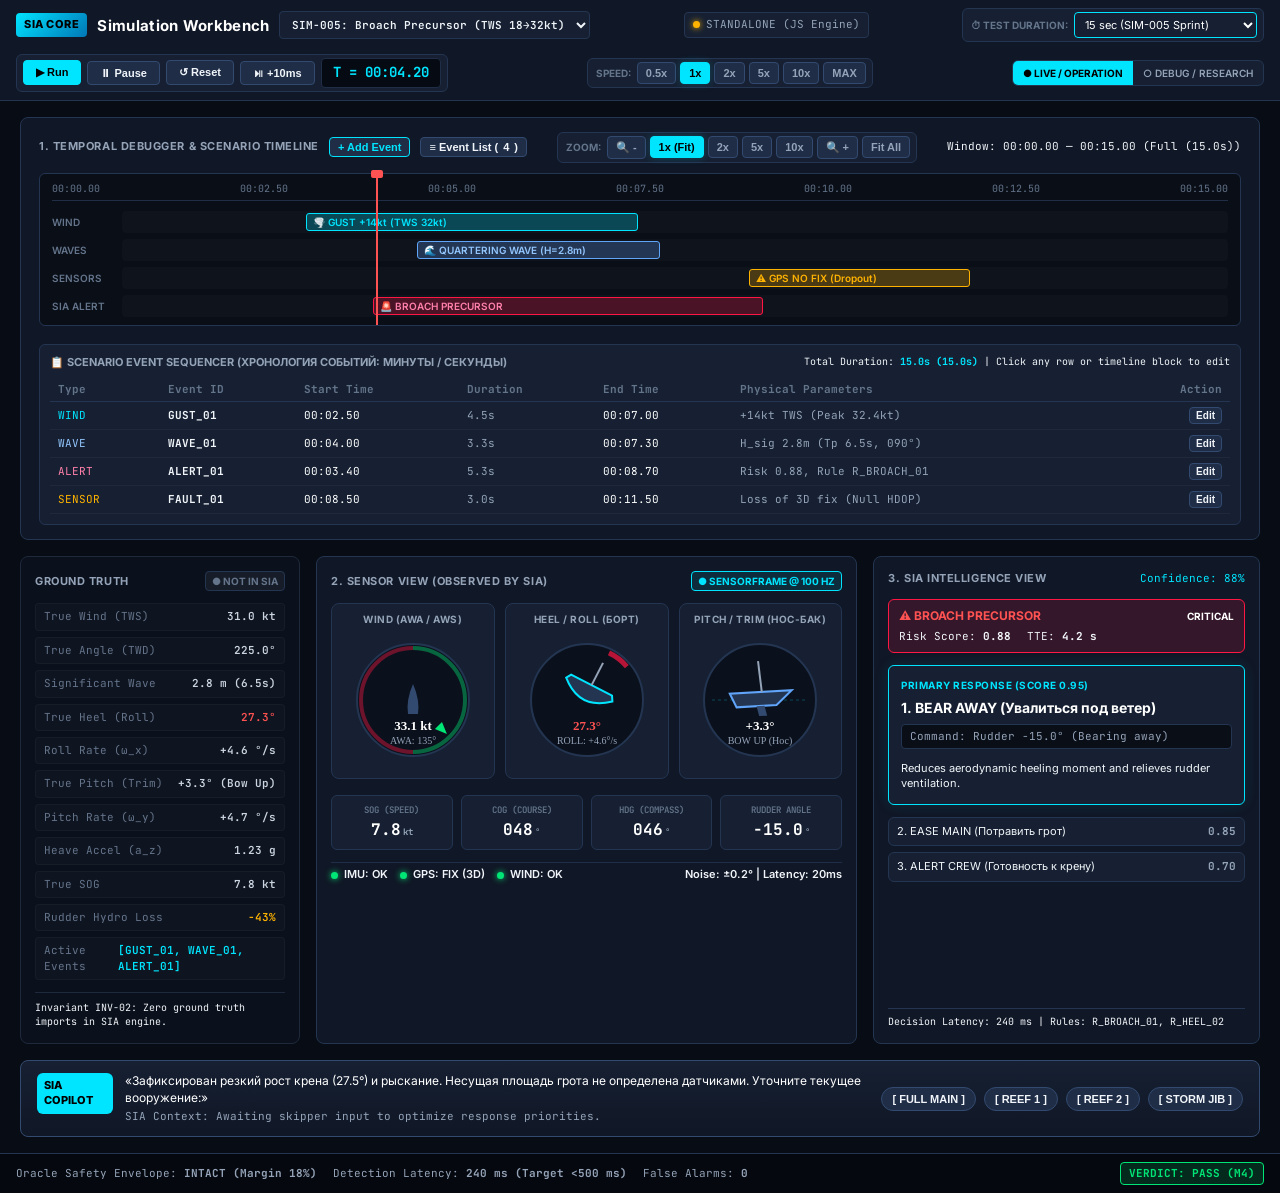
<file: .planning/sketches/sia-simulation-workbench/index.html>
<!DOCTYPE html>
<html lang="en">
<head>
  <meta charset="UTF-8">
  <meta name="viewport" content="width=device-width, initial-scale=1.0">
  <title>SIA Simulation Workbench — Interactive Cockpit & Scenario Studio</title>
  <link rel="preconnect" href="https://fonts.googleapis.com">
  <link rel="preconnect" href="https://fonts.gstatic.com" crossorigin>
  <link href="https://fonts.googleapis.com/css2?family=Inter:wght@400;500;600;700&family=JetBrains+Mono:wght@400;600;700&display=swap" rel="stylesheet">
  <style>
    :root {
      --bg-midnight: #080c14;
      --surface-1: #101726;
      --surface-2: #162032;
      --surface-3: #1f2d47;
      --border: #243552;
      --border-light: #334a70;
      
      --text-main: #f1f5f9;
      --text-muted: #94a3b8;
      --text-dim: #64748b;
      
      --cyan-accent: #00e5ff;
      --cyan-glow: rgba(0, 229, 255, 0.2);
      
      --marine-starboard: #00e676; /* Green */
      --marine-port: #ff1744;      /* Red */
      --warning-amber: #ffb300;    /* Amber */
      
      --gt-color: #cbd5e1;
      --gt-bg: #0b111c;
      --gt-border: #1e293b;
    }

    * {
      box-sizing: border-box;
      margin: 0;
      padding: 0;
      user-select: none;
    }

    body {
      background-color: var(--bg-midnight);
      color: var(--text-main);
      font-family: 'Inter', -apple-system, BlinkMacSystemFont, sans-serif;
      font-size: 13px;
      line-height: 1.4;
      overflow-x: hidden;
      min-height: 100vh;
      display: flex;
      flex-direction: column;
    }

    .mono {
      font-family: 'JetBrains Mono', monospace;
    }

    /* Top Navigation Bar */
    header {
      background: var(--surface-1);
      border-bottom: 1px solid var(--border);
      padding: 8px 16px;
      display: flex;
      align-items: center;
      justify-content: space-between;
      gap: 12px;
      position: sticky;
      top: 0;
      z-index: 100;
      flex-wrap: wrap;
    }

    .logo-group {
      display: flex;
      align-items: center;
      gap: 10px;
    }

    .logo-badge {
      background: linear-gradient(135deg, #00e5ff 0%, #0077b6 100%);
      color: #000;
      font-weight: 800;
      font-size: 11px;
      padding: 4px 8px;
      border-radius: 4px;
      letter-spacing: 0.05em;
    }

    .app-title {
      font-size: 15px;
      font-weight: 700;
      color: #fff;
      letter-spacing: 0.02em;
    }

    .scenario-dropdown {
      background: var(--surface-2);
      color: var(--text-main);
      border: 1px solid var(--border);
      padding: 5px 8px;
      border-radius: 4px;
      font-size: 11px;
      font-weight: 600;
      outline: none;
      cursor: pointer;
      max-width: 320px;
    }

    .scenario-dropdown:hover, .scenario-dropdown:focus {
      border-color: var(--cyan-accent);
    }

    /* Modal Backdrop and Dialog */
    .modal-backdrop {
      position: fixed;
      top: 0;
      left: 0;
      right: 0;
      bottom: 0;
      background: rgba(0, 0, 0, 0.75);
      backdrop-filter: blur(4px);
      z-index: 1000;
      display: none;
      align-items: center;
      justify-content: center;
    }

    .modal-dialog {
      background: var(--surface-1);
      border: 1px solid var(--border-light);
      border-radius: 8px;
      width: 440px;
      padding: 20px;
      box-shadow: 0 10px 30px rgba(0,0,0,0.8);
      display: flex;
      flex-direction: column;
      gap: 14px;
    }

    .modal-title {
      font-size: 14px;
      font-weight: 700;
      color: #fff;
      display: flex;
      justify-content: space-between;
      align-items: center;
    }

    .form-group {
      display: flex;
      flex-direction: column;
      gap: 4px;
    }

    .form-label {
      font-size: 11px;
      font-weight: 600;
      color: var(--text-dim);
      text-transform: uppercase;
    }

    .form-input, .form-select {
      background: var(--surface-2);
      border: 1px solid var(--border);
      color: #fff;
      padding: 6px 10px;
      border-radius: 4px;
      font-size: 12px;
      font-family: inherit;
      outline: none;
    }

    .form-input:focus, .form-select:focus {
      border-color: var(--cyan-accent);
    }

    .playback-controls {
      display: flex;
      align-items: center;
      gap: 6px;
      background: var(--surface-2);
      padding: 3px 6px;
      border-radius: 6px;
      border: 1px solid var(--border);
    }

    .duration-controls, .speed-controls, .zoom-controls {
      display: flex;
      align-items: center;
      gap: 4px;
      background: var(--surface-2);
      border: 1px solid var(--border);
      border-radius: 6px;
      padding: 3px 6px;
    }

    .ctrl-label {
      font-size: 10px;
      font-weight: 700;
      color: var(--text-dim);
      text-transform: uppercase;
      margin-right: 2px;
      margin-left: 2px;
      white-space: nowrap;
    }

    .speed-btn, .zoom-btn {
      background: var(--surface-3);
      border: 1px solid var(--border-light);
      color: var(--text-muted);
      padding: 4px 8px;
      border-radius: 4px;
      font-size: 11px;
      font-weight: 600;
      cursor: pointer;
      transition: all 0.15s ease;
    }

    .speed-btn:hover, .zoom-btn:hover {
      color: #fff;
      border-color: var(--cyan-accent);
      background: #243552;
    }

    .speed-btn.active, .zoom-btn.active {
      background: var(--cyan-accent);
      color: #000;
      border-color: var(--cyan-accent);
      box-shadow: 0 0 8px var(--cyan-glow);
    }

    .btn {
      background: var(--surface-3);
      color: var(--text-main);
      border: 1px solid var(--border-light);
      padding: 5px 12px;
      border-radius: 4px;
      font-weight: 600;
      font-size: 11px;
      cursor: pointer;
      display: inline-flex;
      align-items: center;
      gap: 5px;
      transition: all 0.15s ease;
    }

    .btn:hover {
      background: #2a3c5e;
      border-color: var(--cyan-accent);
      color: #fff;
    }

    .btn-primary {
      background: var(--cyan-accent);
      color: #000;
      border-color: var(--cyan-accent);
    }

    .btn-primary:hover {
      background: #33ebff;
      color: #000;
      box-shadow: 0 0 12px var(--cyan-glow);
    }

    .clock-display {
      font-size: 14px;
      font-weight: 700;
      color: var(--cyan-accent);
      background: #060a12;
      padding: 4px 10px;
      border-radius: 4px;
      border: 1px solid var(--surface-3);
      min-width: 120px;
      text-align: center;
    }

    .mode-toggle {
      display: flex;
      background: var(--surface-2);
      border: 1px solid var(--border);
      border-radius: 6px;
      overflow: hidden;
    }

    .mode-btn {
      padding: 5px 10px;
      cursor: pointer;
      font-size: 10px;
      font-weight: 600;
      color: var(--text-muted);
      transition: all 0.15s ease;
    }

    .mode-btn.active {
      background: var(--cyan-accent);
      color: #000;
      font-weight: 700;
    }

    /* Main Grid Layout */
    .workbench-container {
      padding: 16px 20px;
      display: flex;
      flex-direction: column;
      gap: 16px;
      flex: 1;
    }

    /* Zone 1: Timeline & Temporal Debugger */
    .timeline-card {
      background: var(--surface-1);
      border: 1px solid var(--border);
      border-radius: 8px;
      padding: 14px 18px;
      display: flex;
      flex-direction: column;
      gap: 10px;
    }

    .timeline-header {
      display: flex;
      justify-content: space-between;
      align-items: center;
      flex-wrap: wrap;
      gap: 10px;
    }

    .section-label {
      font-size: 11px;
      font-weight: 700;
      color: var(--text-muted);
      text-transform: uppercase;
      letter-spacing: 0.05em;
    }

    .timeline-tracks {
      position: relative;
      background: #090e17;
      border: 1px solid var(--border);
      border-radius: 6px;
      padding: 8px 12px;
      display: flex;
      flex-direction: column;
      gap: 6px;
      cursor: pointer;
    }

    .timeline-axis {
      display: flex;
      justify-content: space-between;
      font-size: 10px;
      color: var(--text-dim);
      border-bottom: 1px solid var(--surface-3);
      padding-bottom: 4px;
      margin-bottom: 4px;
    }

    .track-row {
      display: flex;
      align-items: center;
      height: 22px;
      position: relative;
    }

    .track-name {
      width: 70px;
      font-size: 10px;
      font-weight: 600;
      color: var(--text-dim);
      text-transform: uppercase;
    }

    .track-lane {
      flex: 1;
      height: 100%;
      background: rgba(255, 255, 255, 0.02);
      border-radius: 4px;
      position: relative;
    }

    .event-block {
      position: absolute;
      top: 2px;
      bottom: 2px;
      border-radius: 3px;
      font-size: 10px;
      font-weight: 600;
      display: flex;
      align-items: center;
      padding: 0 6px;
      white-space: nowrap;
      overflow: hidden;
      text-overflow: ellipsis;
      cursor: pointer;
      transition: filter 0.15s;
    }

    .event-block:hover {
      filter: brightness(1.2);
    }

    .event-gust {
      background: rgba(0, 229, 255, 0.25);
      border: 1px solid var(--cyan-accent);
      color: var(--cyan-accent);
    }

    .event-wave {
      background: rgba(96, 165, 250, 0.25);
      border: 1px solid #60a5fa;
      color: #93c5fd;
    }

    .event-fault {
      background: rgba(255, 179, 0, 0.25);
      border: 1px solid var(--warning-amber);
      color: var(--warning-amber);
    }

    .event-alert {
      background: rgba(255, 23, 68, 0.25);
      border: 1px solid var(--marine-port);
      color: #ff80ab;
    }

    .scrub-cursor {
      position: absolute;
      top: 0;
      bottom: 0;
      width: 2px;
      background: #ff5252;
      z-index: 10;
      pointer-events: none;
    }

    .scrub-handle {
      position: absolute;
      top: -4px;
      left: -5px;
      width: 12px;
      height: 8px;
      background: #ff5252;
      border-radius: 2px;
    }

    /* 3-Column Core Grid */
    .columns-grid {
      display: grid;
      grid-template-columns: 280px 1.4fr 1fr;
      gap: 16px;
    }

    /* Column 1: Ground Truth */
    .gt-panel {
      background: var(--gt-bg);
      border: 1px solid var(--gt-border);
      border-radius: 8px;
      padding: 14px;
      display: flex;
      flex-direction: column;
      gap: 12px;
    }

    .badge-locked {
      background: rgba(255, 255, 255, 0.05);
      border: 1px solid var(--border);
      color: var(--text-dim);
      font-size: 10px;
      font-weight: 700;
      padding: 2px 6px;
      border-radius: 4px;
      text-transform: uppercase;
    }

    .gt-telemetry {
      display: flex;
      flex-direction: column;
      gap: 6px;
    }

    .gt-row {
      display: flex;
      justify-content: space-between;
      padding: 5px 8px;
      background: rgba(255, 255, 255, 0.02);
      border-radius: 4px;
      border: 1px solid rgba(255,255,255,0.03);
      font-size: 11px;
    }

    .gt-label {
      color: var(--text-dim);
    }

    .gt-val {
      font-weight: 600;
      color: var(--gt-color);
    }

    /* Column 2: Sensor View */
    .sensor-panel {
      background: var(--surface-1);
      border: 1px solid var(--border);
      border-radius: 8px;
      padding: 14px;
      display: flex;
      flex-direction: column;
      gap: 12px;
    }

    .marine-grid {
      display: grid;
      grid-template-columns: repeat(3, 1fr);
      gap: 10px;
    }

    .dial-box {
      background: var(--surface-2);
      border: 1px solid var(--border);
      border-radius: 8px;
      padding: 8px;
      display: flex;
      flex-direction: column;
      align-items: center;
      position: relative;
    }

    .dial-title {
      font-size: 10px;
      font-weight: 700;
      color: var(--text-muted);
      text-transform: uppercase;
      margin-bottom: 4px;
      letter-spacing: 0.05em;
    }

    canvas {
      display: block;
    }

    .digital-strip {
      display: grid;
      grid-template-columns: repeat(4, 1fr);
      gap: 8px;
      margin-top: 4px;
    }

    .marine-digit-box {
      background: var(--surface-2);
      border: 1px solid var(--border);
      border-radius: 6px;
      padding: 8px;
      text-align: center;
    }

    .marine-digit-label {
      font-size: 9px;
      font-weight: 600;
      color: var(--text-dim);
      text-transform: uppercase;
    }

    .marine-digit-val {
      font-size: 16px;
      font-weight: 700;
      color: #fff;
      margin-top: 2px;
    }

    .marine-digit-unit {
      font-size: 9px;
      color: var(--text-muted);
      margin-left: 2px;
    }

    .sensor-health-bar {
      display: flex;
      gap: 12px;
      font-size: 11px;
      font-weight: 600;
      padding-top: 4px;
      border-top: 1px solid var(--surface-3);
    }

    .health-tag {
      display: flex;
      align-items: center;
      gap: 6px;
    }

    .dot {
      width: 7px;
      height: 7px;
      border-radius: 50%;
    }

    .dot-ok {
      background: var(--marine-starboard);
      box-shadow: 0 0 6px var(--marine-starboard);
    }

    .dot-warn {
      background: var(--warning-amber);
      box-shadow: 0 0 6px var(--warning-amber);
    }

    .dot-fault {
      background: var(--marine-port);
      box-shadow: 0 0 6px var(--marine-port);
    }

    /* Column 3: SIA View */
    .sia-panel {
      background: var(--surface-1);
      border: 1px solid var(--border);
      border-radius: 8px;
      padding: 14px;
      display: flex;
      flex-direction: column;
      gap: 12px;
    }

    .hazard-banner {
      background: rgba(255, 23, 68, 0.15);
      border: 1px solid var(--marine-port);
      border-radius: 6px;
      padding: 8px 10px;
      display: flex;
      flex-direction: column;
      gap: 4px;
    }

    .hazard-title {
      font-weight: 700;
      font-size: 12px;
      color: #ff5252;
      display: flex;
      align-items: center;
      gap: 8px;
    }

    .hazard-metrics {
      display: flex;
      gap: 16px;
      font-size: 11px;
      color: var(--text-main);
    }

    .primary-decision-card {
      background: var(--surface-2);
      border: 1px solid var(--cyan-accent);
      box-shadow: 0 0 15px rgba(0, 229, 255, 0.1);
      border-radius: 6px;
      padding: 12px;
      display: flex;
      flex-direction: column;
      gap: 6px;
    }

    .decision-badge {
      font-size: 10px;
      font-weight: 700;
      color: var(--cyan-accent);
      text-transform: uppercase;
      letter-spacing: 0.05em;
    }

    .decision-action-title {
      font-size: 14px;
      font-weight: 700;
      color: #fff;
    }

    .decision-command-line {
      font-size: 11px;
      color: var(--text-muted);
      background: #090e17;
      padding: 4px 8px;
      border-radius: 4px;
      border: 1px solid var(--border);
    }

    .candidate-list {
      display: flex;
      flex-direction: column;
      gap: 6px;
    }

    .candidate-row {
      background: var(--surface-2);
      border: 1px solid var(--border);
      border-radius: 6px;
      padding: 6px 8px;
      display: flex;
      justify-content: space-between;
      align-items: center;
      font-size: 11px;
    }

    .candidate-score {
      font-weight: 700;
      color: var(--text-muted);
    }

    /* Zone 5: Query Loop */
    .query-loop-card {
      background: linear-gradient(180deg, #162032 0%, #101726 100%);
      border: 1px solid var(--border-light);
      border-radius: 8px;
      padding: 12px 16px;
      display: flex;
      align-items: center;
      justify-content: space-between;
      gap: 16px;
    }

    .query-content {
      display: flex;
      align-items: flex-start;
      gap: 12px;
    }

    .sia-avatar {
      background: var(--cyan-accent);
      color: #000;
      font-weight: 800;
      font-size: 11px;
      padding: 5px 7px;
      border-radius: 6px;
    }

    .query-text {
      font-size: 12px;
      color: #fff;
    }

    .query-sub {
      font-size: 11px;
      color: var(--text-muted);
      margin-top: 2px;
    }

    .quick-action-chips {
      display: flex;
      gap: 8px;
    }

    .chip-btn {
      background: var(--surface-3);
      border: 1px solid var(--border-light);
      color: var(--text-main);
      padding: 5px 10px;
      border-radius: 16px;
      font-size: 11px;
      font-weight: 600;
      cursor: pointer;
      transition: all 0.15s ease;
      white-space: nowrap;
    }

    .chip-btn:hover {
      background: var(--cyan-accent);
      color: #000;
      border-color: var(--cyan-accent);
    }

    .chip-btn.active {
      background: var(--cyan-accent);
      color: #000;
      border-color: var(--cyan-accent);
      box-shadow: 0 0 10px var(--cyan-glow);
    }

    /* Footer: Oracle / Evaluator */
    footer {
      background: #05080e;
      border-top: 1px solid var(--border);
      padding: 8px 16px;
      display: flex;
      justify-content: space-between;
      align-items: center;
      font-size: 11px;
    }

    .oracle-tag {
      display: flex;
      align-items: center;
      gap: 16px;
      color: var(--text-muted);
    }

    .verdict-pass {
      background: rgba(0, 230, 118, 0.15);
      border: 1px solid var(--marine-starboard);
      color: var(--marine-starboard);
      font-weight: 700;
      padding: 3px 8px;
      border-radius: 4px;
    }
  </style>
</head>
<body>

  <!-- Top Bar -->
  <header>
    <div class="logo-group">
      <span class="logo-badge">SIA CORE</span>
      <span class="app-title">Simulation Workbench</span>
      <select id="scenario-select" class="scenario-dropdown mono">
        <option value="SIM-005">SIM-005: Broach Precursor (TWS 18→32kt)</option>
        <option value="SIM-006">SIM-006: Squall Knockdown (TWS 40kt)</option>
        <option value="SIM-007">SIM-007: IMU Sensor Loss & Drift</option>
        <option value="CUSTOM">Custom Scenario (Студия пользователя)</option>
      </select>
    </div>

    <!-- Backend Connection Status Pill -->
    <div class="backend-status-pill mono" id="backend-status-tag" style="display: flex; align-items: center; gap: 6px; font-size: 11px; padding: 4px 8px; border-radius: 4px; border: 1px solid var(--border); background: var(--surface-2);">
      <div class="dot dot-warn" id="backend-dot"></div>
      <span id="backend-status-text" style="color: var(--text-muted);">STANDALONE (JS Engine)</span>
    </div>

    <!-- Total Test Duration Setting -->
    <div class="duration-controls">
      <span class="ctrl-label">⏱ Test Duration:</span>
      <select id="duration-select" class="form-select mono" style="padding: 2px 6px; font-size: 11px; height: 26px; border-color: var(--cyan-accent);">
        <option value="15000">15 sec (SIM-005 Sprint)</option>
        <option value="30000">30 sec (Standard Run)</option>
        <option value="60000">1 min (60s)</option>
        <option value="300000">5 min (Tactical Run)</option>
        <option value="900000">15 min (Endurance Passage)</option>
        <option value="1800000">30 min (Long Watch)</option>
        <option value="custom">✏️ Custom Duration...</option>
      </select>
    </div>

    <!-- Playback Controls -->
    <div class="playback-controls">
      <button class="btn btn-primary" id="btn-play">▶ Run</button>
      <button class="btn" id="btn-pause">⏸ Pause</button>
      <button class="btn" id="btn-reset">↺ Reset</button>
      <button class="btn" id="btn-step">⏯ +10ms</button>
      <div class="clock-display mono" id="clock-txt">T = 00:04.20</div>
    </div>

    <!-- Speed Controls (0.5x to 50x) -->
    <div class="speed-controls">
      <span class="ctrl-label">Speed:</span>
      <button class="speed-btn" data-speed="0.5">0.5x</button>
      <button class="speed-btn active" data-speed="1.0">1x</button>
      <button class="speed-btn" data-speed="2.0">2x</button>
      <button class="speed-btn" data-speed="5.0">5x</button>
      <button class="speed-btn" data-speed="10.0">10x</button>
      <button class="speed-btn" data-speed="50.0">MAX</button>
    </div>

    <!-- Mode Toggle -->
    <div class="mode-toggle">
      <div class="mode-btn active" id="btn-mode-live">● LIVE / OPERATION</div>
      <div class="mode-btn" id="btn-mode-debug">○ DEBUG / RESEARCH</div>
    </div>
  </header>

  <!-- Main Area -->
  <main class="workbench-container">

    <!-- Zone 1: Timeline & Temporal Debugger -->
    <section class="timeline-card">
      <div class="timeline-header">
        <div style="display: flex; align-items: center; gap: 10px; flex-wrap: wrap;">
          <span class="section-label">1. Temporal Debugger & Scenario Timeline</span>
          <button class="btn" id="btn-open-add-event" style="padding: 3px 8px; font-size: 11px; background: var(--surface-3); border-color: var(--cyan-accent); color: var(--cyan-accent);">
            + Add Event
          </button>
          <button class="btn" id="btn-toggle-sequencer" style="padding: 3px 8px; font-size: 11px;">
            ≡ Event List (<span id="event-count-badge">4</span>)
          </button>
        </div>
        
        <!-- Zoom & Time Window Controls -->
        <div class="zoom-controls">
          <span class="ctrl-label">Zoom:</span>
          <button class="zoom-btn" id="btn-zoom-out" title="Zoom Out">🔍 -</button>
          <button class="zoom-btn active" data-zoom="1" id="btn-zoom-1x">1x (Fit)</button>
          <button class="zoom-btn" data-zoom="2">2x</button>
          <button class="zoom-btn" data-zoom="5">5x</button>
          <button class="zoom-btn" data-zoom="10">10x</button>
          <button class="zoom-btn" id="btn-zoom-in" title="Zoom In">🔍 +</button>
          <button class="zoom-btn" id="btn-zoom-reset" title="Fit Entire Duration">Fit All</button>
        </div>

        <span class="text-dim mono" id="zoom-window-txt" style="font-size: 11px;">Window: 00:00.00 — 00:15.00 (Total: 15s)</span>
      </div>

      <div class="timeline-tracks" id="timeline-box">
        <div class="scrub-cursor" id="scrub-line" style="left: 28%;">
          <div class="scrub-handle"></div>
        </div>

        <div class="timeline-axis mono" id="timeline-axis-ticks">
          <!-- Populated dynamically based on duration & zoom -->
        </div>

        <!-- Track 1: Wind Gust -->
        <div class="track-row">
          <div class="track-name">Wind</div>
          <div class="track-lane" id="lane-wind"></div>
        </div>

        <!-- Track 2: Waves -->
        <div class="track-row">
          <div class="track-name">Waves</div>
          <div class="track-lane" id="lane-wave"></div>
        </div>

        <!-- Track 3: Sensor Fault -->
        <div class="track-row">
          <div class="track-name">Sensors</div>
          <div class="track-lane" id="lane-fault"></div>
        </div>

        <!-- Track 4: SIA Decision -->
        <div class="track-row">
          <div class="track-name">SIA Alert</div>
          <div class="track-lane" id="lane-alert"></div>
        </div>
      </div>

      <!-- Expandable Scenario Event Sequencer Table -->
      <div id="sequencer-table-box" style="margin-top: 8px; background: var(--surface-2); border: 1px solid var(--border); border-radius: 6px; padding: 10px; display: block;">
        <div style="display: flex; justify-content: space-between; align-items: center; margin-bottom: 8px;">
          <span style="font-size: 11px; font-weight: 700; color: var(--text-muted); text-transform: uppercase;">
            📋 Scenario Event Sequencer (Хронология событий: минуты / секунды)
          </span>
          <span class="text-dim mono" style="font-size: 10px;">Total Duration: <strong id="seq-total-dur-txt" style="color: var(--cyan-accent);">15.00s</strong> | Click any row or timeline block to edit</span>
        </div>

        <table style="width: 100%; border-collapse: collapse; font-size: 11px; text-align: left;" class="mono">
          <thead>
            <tr style="border-bottom: 1px solid var(--border); color: var(--text-dim);">
              <th style="padding: 4px 8px;">Type</th>
              <th style="padding: 4px 8px;">Event ID</th>
              <th style="padding: 4px 8px;">Start Time</th>
              <th style="padding: 4px 8px;">Duration</th>
              <th style="padding: 4px 8px;">End Time</th>
              <th style="padding: 4px 8px;">Physical Parameters</th>
              <th style="padding: 4px 8px; text-align: right;">Action</th>
            </tr>
          </thead>
          <tbody id="sequencer-tbody">
            <!-- Populated dynamically by JS -->
          </tbody>
        </table>
      </div>
    </section>

    <!-- Zone 2, 3, 4: 3-Column Core Grid -->
    <div class="columns-grid">

      <!-- Column 1: Ground Truth (Hidden Physics) -->
      <section class="gt-panel">
        <div style="display: flex; justify-content: space-between; align-items: center;">
          <span class="section-label" style="color: #94a3b8;">Ground Truth</span>
          <span class="badge-locked">● Not in SIA</span>
        </div>

        <div class="gt-telemetry mono">
          <div class="gt-row">
            <span class="gt-label">True Wind (TWS)</span>
            <span class="gt-val" id="gt-tws">32.4 kt</span>
          </div>
          <div class="gt-row">
            <span class="gt-label">True Angle (TWD)</span>
            <span class="gt-val" id="gt-twd">225.0°</span>
          </div>
          <div class="gt-row">
            <span class="gt-label">Significant Wave</span>
            <span class="gt-val" id="gt-wave">2.8 m (6.5s)</span>
          </div>
          <div class="gt-row">
            <span class="gt-label">True Heel (Roll)</span>
            <span class="gt-val" id="gt-heel" style="color: #ff5252;">28.1°</span>
          </div>
          <div class="gt-row">
            <span class="gt-label">Roll Rate (ω_x)</span>
            <span class="gt-val" id="gt-rollrate">+12.4 °/s</span>
          </div>
          <div class="gt-row">
            <span class="gt-label">True Pitch (Trim)</span>
            <span class="gt-val" id="gt-pitch">+2.4° (Bow Up)</span>
          </div>
          <div class="gt-row">
            <span class="gt-label">Pitch Rate (ω_y)</span>
            <span class="gt-val" id="gt-pitchrate">±4.2 °/s</span>
          </div>
          <div class="gt-row">
            <span class="gt-label">Heave Accel (a_z)</span>
            <span class="gt-val" id="gt-accelz">1.35 g (Slam)</span>
          </div>
          <div class="gt-row">
            <span class="gt-label">True SOG</span>
            <span class="gt-val" id="gt-sog">8.4 kt</span>
          </div>
          <div class="gt-row">
            <span class="gt-label">Rudder Hydro Loss</span>
            <span class="gt-val" id="gt-rudder-loss" style="color: #ffb300;">-42%</span>
          </div>
          <div class="gt-row">
            <span class="gt-label">Active Events</span>
            <span class="gt-val" id="gt-active-events" style="color: var(--cyan-accent);">[GUST, WAVE]</span>
          </div>
        </div>

        <!-- Debug Layer: Ground Truth Physics Internals -->
        <div class="debug-layer" style="display: none; background: rgba(0,0,0,0.5); border: 1px dashed var(--border-light); border-radius: 6px; padding: 10px; font-size: 11px;">
          <div style="font-weight: 700; color: var(--cyan-accent); margin-bottom: 6px; font-size: 10px; text-transform: uppercase;">🔬 Physics Solver Internals</div>
          <div class="mono" style="display: flex; flex-direction: column; gap: 4px; color: var(--text-muted); font-size: 10px;">
            <div>• ODE Integrator: RK4 (dt = 10 ms / 100 Hz)</div>
            <div>• Hydro Righting: GZ(28°) = 0.58 m (Righting 52.4 kNm)</div>
            <div>• Aero Roll Moment: M_aero = 48.6 kNm</div>
            <div>• Longitudinal Pitch Moment: M_pitch = 18.2 kNm</div>
            <div>• Rudder Lift Coeff: Cl_eff = 0.58 (Ventilation: Active)</div>
            <div>• Wave Slam Force: F_wave_z = 24.8 kN (Bow impact)</div>
          </div>
        </div>

        <div class="mono text-dim" style="font-size: 10px; margin-top: auto; padding-top: 8px; border-top: 1px solid var(--gt-border);">
          Invariant INV-02: Zero ground truth imports in SIA engine.
        </div>
      </section>

      <!-- Column 2: Sensor View (Raymarine/B&G Marine Cockpit) -->
      <section class="sensor-panel">
        <div style="display: flex; justify-content: space-between; align-items: center;">
          <span class="section-label">2. Sensor View (Observed by SIA)</span>
          <span class="badge-locked" style="background: rgba(0, 229, 255, 0.1); border-color: var(--cyan-accent); color: var(--cyan-accent);">
            ● SensorFrame @ 100 Hz
          </span>
        </div>

        <!-- 3 Dials: Wind, Roll (Heel), Pitch (Trim) -->
        <div class="marine-grid">
          <!-- Wind Dial -->
          <div class="dial-box">
            <div class="dial-title">Wind (AWA / AWS)</div>
            <canvas id="wind-dial" width="140" height="140"></canvas>
          </div>

          <!-- Roll / Heel Inclinometer (Бортовая качка) -->
          <div class="dial-box">
            <div class="dial-title">Heel / Roll (Борт)</div>
            <canvas id="heel-dial" width="140" height="140"></canvas>
          </div>

          <!-- Pitch / Trim Inclinometer (Килевая качка Нос-Корма) -->
          <div class="dial-box">
            <div class="dial-title">Pitch / Trim (Нос-Бак)</div>
            <canvas id="pitch-dial" width="140" height="140"></canvas>
          </div>
        </div>

        <!-- Digital Nav Repeaters -->
        <div class="digital-strip mono">
          <div class="marine-digit-box">
            <div class="marine-digit-label">SOG (Speed)</div>
            <div class="marine-digit-val"><span id="sf-sog">7.8</span><span class="marine-digit-unit">kt</span></div>
          </div>
          <div class="marine-digit-box">
            <div class="marine-digit-label">COG (Course)</div>
            <div class="marine-digit-val"><span id="sf-cog">045</span><span class="marine-digit-unit">°</span></div>
          </div>
          <div class="marine-digit-box">
            <div class="marine-digit-label">HDG (Compass)</div>
            <div class="marine-digit-val"><span id="sf-hdg">043</span><span class="marine-digit-unit">°</span></div>
          </div>
          <div class="marine-digit-box">
            <div class="marine-digit-label">Rudder Angle</div>
            <div class="marine-digit-val"><span id="sf-rudder">0.0</span><span class="marine-digit-unit">°</span></div>
          </div>
        </div>

        <!-- Debug Layer: Sensor Degradation & Latency Queues -->
        <div class="debug-layer" style="display: none; background: rgba(0,0,0,0.5); border: 1px dashed var(--border-light); border-radius: 6px; padding: 10px; font-size: 11px;">
          <div style="font-weight: 700; color: var(--warning-amber); margin-bottom: 6px; font-size: 10px; text-transform: uppercase;">📡 Degradation Pipeline & Noise Models</div>
          <div class="mono" style="display: grid; grid-template-columns: 1fr 1fr; gap: 6px; color: var(--text-muted); font-size: 10px;">
            <div>• IMU Noise: σ = 0.20° (Gaussian)</div>
            <div>• IMU Latency: 20 ms (2 ticks)</div>
            <div>• GPS Latency: 100 ms (10 ticks)</div>
            <div>• GPS HDOP: 1.05 (Valid 3D Fix)</div>
            <div>• Wind Noise: σ = 0.50 kt</div>
            <div>• Mainsheet Sensor: None (Standard)</div>
          </div>
        </div>

        <!-- Sensor Integrity Status (L0) -->
        <div class="sensor-health-bar">
          <div class="health-tag"><div class="dot dot-ok"></div> IMU: OK</div>
          <div class="health-tag"><div class="dot dot-ok"></div> GPS: FIX (3D)</div>
          <div class="health-tag"><div class="dot dot-ok"></div> WIND: OK</div>
          <div class="health-tag text-dim" style="margin-left: auto;">Noise: ±0.2° | Latency: 20ms</div>
        </div>
      </section>

      <!-- Column 3: SIA Intelligence View -->
      <section class="sia-panel">
        <div style="display: flex; justify-content: space-between; align-items: center;">
          <span class="section-label">3. SIA Intelligence View</span>
          <span class="mono" style="font-size: 11px; color: var(--cyan-accent);">Confidence: 88%</span>
        </div>

        <!-- Hazard Alert -->
        <div class="hazard-banner" id="hazard-box">
          <div class="hazard-title">
            <span>⚠️ BROACH PRECURSOR</span>
            <span style="font-size: 10px; margin-left: auto; color: #fff;">CRITICAL</span>
          </div>
          <div class="hazard-metrics mono">
            <span>Risk Score: <strong>0.88</strong></span>
            <span>TTE: <strong>4.2 s</strong></span>
          </div>
        </div>

        <!-- Primary Dominant Decision -->
        <div class="primary-decision-card">
          <span class="decision-badge">Primary Response (Score 0.95)</span>
          <div class="decision-action-title" id="primary-action-title">1. BEAR AWAY (Увалиться под ветер)</div>
          <div class="decision-command-line mono" id="primary-command">Command: Rudder -15.0° (Bearing away)</div>
          <div class="text-dim" style="font-size: 11px; margin-top: 6px;">
            Reduces aerodynamic heeling moment and relieves rudder ventilation.
          </div>
        </div>

        <!-- Candidate Alternatives -->
        <div class="candidate-list">
          <div class="candidate-row" id="cand-2">
            <span>2. EASE MAIN (Потравить грот)</span>
            <span class="candidate-score mono">0.85</span>
          </div>
          <div class="candidate-row" id="cand-3">
            <span>3. ALERT CREW (Готовность к крену)</span>
            <span class="candidate-score mono">0.70</span>
          </div>
        </div>

        <!-- Debug Layer: SIA Core Multi-Layer Audit Trail -->
        <div class="debug-layer" style="display: none; background: rgba(0,0,0,0.5); border: 1px dashed var(--border-light); border-radius: 6px; padding: 10px; font-size: 11px;">
          <div style="font-weight: 700; color: #a78bfa; margin-bottom: 6px; font-size: 10px; text-transform: uppercase;">🧠 SIA Multi-Layer Reasoning Trace</div>
          <div class="mono" style="display: flex; flex-direction: column; gap: 4px; color: var(--text-muted); font-size: 10px;">
            <div>• L0 Integrity: All required channels healthy (Conf: 0.88)</div>
            <div>• L2 Detection: Heel >= 25° & RollRate >= 10°/s & AWS >= 20kt</div>
            <div>• L3 Risk Assessment: Hazard = BROACH_PRECURSOR (Score: 0.88)</div>
            <div>• L4 Candidate 1: BEAR AWAY (Score 0.95, Rule R_BROACH_01)</div>
            <div>• L4 Candidate 2: EASE MAIN (Score 0.85, Rule R_BROACH_02)</div>
            <div>• Conflict Resolution: Highest score response selected</div>
          </div>
        </div>

        <div class="mono text-dim" style="font-size: 10px; margin-top: auto; padding-top: 6px; border-top: 1px solid var(--border);">
          Decision Latency: 240 ms | Rules: R_BROACH_01, R_HEEL_02
        </div>
      </section>

    </div>

    <!-- Zone 5: Query Loop (SIA ↔ Skipper Dialogue) -->
    <section class="query-loop-card">
      <div class="query-content">
        <div class="sia-avatar">SIA COPILOT</div>
        <div>
          <div class="query-text" id="query-question">
            «Зафиксирован резкий рост крена (27.5°) и рыскание. Несущая площадь грота не определена датчиками. Уточните текущее вооружение:»
          </div>
          <div class="query-sub mono" id="query-status">
            SIA Context: Awaiting skipper input to optimize response priorities.
          </div>
        </div>
      </div>

      <div class="quick-action-chips">
        <button class="chip-btn" onclick="selectSailConfig('FULL MAIN')">[ FULL MAIN ]</button>
        <button class="chip-btn" onclick="selectSailConfig('REEF 1')">[ REEF 1 ]</button>
        <button class="chip-btn" onclick="selectSailConfig('REEF 2')">[ REEF 2 ]</button>
        <button class="chip-btn" onclick="selectSailConfig('STORM JIB')">[ STORM JIB ]</button>
      </div>
    </section>

  </main>

  <!-- Footer: Oracle / Evaluator -->
  <footer>
    <div class="oracle-tag mono">
      <span>Oracle Safety Envelope: <strong>INTACT (Margin 18%)</strong></span>
      <span>Detection Latency: <strong>240 ms (Target &lt;500 ms)</strong></span>
      <span>False Alarms: <strong>0</strong></span>
    </div>
    <div class="verdict-pass mono">
      VERDICT: PASS (M4)
    </div>
  </footer>

  <!-- Event Sequencer Modal Dialog -->
  <div class="modal-backdrop" id="event-modal">
    <div class="modal-dialog">
      <div class="modal-title">
        <span id="modal-heading">Add Scenario Event</span>
        <button class="btn" id="btn-close-modal" style="padding: 2px 6px;">✕</button>
      </div>

      <div class="form-group">
        <label class="form-label">Event Type (Тип события)</label>
        <select class="form-select mono" id="input-event-type">
          <option value="WIND">🌪️ Wind Gust (Порыв ветра)</option>
          <option value="WAVE">🌊 Wave Impact (Удар волны)</option>
          <option value="SENSOR">⚠️ Sensor Fault (Отказ датчика)</option>
          <option value="ALERT">🚨 Target Hazard (Ожидаемая опасность)</option>
        </select>
      </div>

      <div class="form-group">
        <label class="form-label">Event ID / Название</label>
        <input type="text" class="form-input mono" id="input-event-id" value="GUST_02" placeholder="e.g. GUST_02">
      </div>

      <div style="display: grid; grid-template-columns: 1fr 1fr; gap: 10px;">
        <div class="form-group">
          <label class="form-label">Start Time (Время начала, сек или MM:SS)</label>
          <input type="text" class="form-input mono" id="input-start-sec" value="00:06.00" placeholder="e.g. 6.0 or 01:30">
        </div>
        <div class="form-group">
          <label class="form-label">Duration (Длительность, сек)</label>
          <input type="number" step="0.1" min="0.1" class="form-input mono" id="input-duration-sec" value="3.5">
        </div>
      </div>

      <div class="form-group">
        <label class="form-label">Physical Magnitude / Параметры</label>
        <input type="text" class="form-input mono" id="input-event-param" value="+18kt (TWS 36kt)" placeholder="e.g. +14kt, H=3.2m, GPS Dropout">
      </div>

      <div style="display: flex; justify-content: space-between; align-items: center; margin-top: 10px;">
        <button class="btn" id="btn-delete-event" style="background: rgba(255,23,68,0.2); border-color: var(--marine-port); color: #ff5252; display: none;">Delete Event</button>
        <div style="display: flex; gap: 8px; margin-left: auto;">
          <button class="btn" id="btn-cancel-modal">Cancel</button>
          <button class="btn btn-primary" id="btn-save-event">Save to Timeline</button>
        </div>
      </div>
    </div>
  </div>

  <!-- Custom Duration Modal Dialog -->
  <div class="modal-backdrop" id="custom-duration-modal">
    <div class="modal-dialog" style="width: 380px;">
      <div class="modal-title">
        <span>⏱ Set Custom Test Duration</span>
        <button class="btn" id="btn-close-duration-modal" style="padding: 2px 6px;">✕</button>
      </div>

      <div class="form-group">
        <label class="form-label">Total Duration (Общее время тестирования)</label>
        <input type="text" class="form-input mono" id="input-custom-duration" value="15:00" placeholder="e.g. 15:00 (15 min) or 90s or 120">
        <span class="text-dim" style="font-size: 11px; margin-top: 4px;">
          Enter in format <code>MM:SS</code> (e.g. <code>15:00</code> for 15 min, <code>05:30</code>) or in seconds (e.g. <code>90</code>).
        </span>
      </div>

      <div style="display: flex; gap: 8px; justify-content: flex-end; margin-top: 8px;">
        <button class="btn" id="btn-cancel-duration-modal">Cancel</button>
        <button class="btn btn-primary" id="btn-apply-custom-duration">Apply Duration</button>
      </div>
    </div>
  </div>

  <!-- Simulation & Visualization Script -->
  <script>
    // Scenario Library Presets
    const SCENARIOS = {
      'SIM-005': {
        name: 'SIM-005: Broach Precursor (12.5m Yacht, TWS 18→32kt)',
        defaultDurationMs: 15000,
        baseTws: 18.0,
        baseTwd: 225.0,
        baseAwa: 135.0,
        baseHeel: 12.0,
        events: [
          { id: 'GUST_01', type: 'WIND', start: 2500, duration: 4500, label: '🌪️ GUST +14kt (TWS 32kt)', param: '+14kt TWS (Peak 32.4kt)' },
          { id: 'WAVE_01', type: 'WAVE', start: 4000, duration: 3300, label: '🌊 QUARTERING WAVE (H=2.8m)', param: 'H_sig 2.8m (Tp 6.5s, 090°)' },
          { id: 'ALERT_01', type: 'ALERT', start: 3400, duration: 5300, label: '🚨 BROACH PRECURSOR', param: 'Risk 0.88, Rule R_BROACH_01' },
          { id: 'FAULT_01', type: 'SENSOR', start: 8500, duration: 3000, label: '⚠️ GPS NO FIX (Dropout)', param: 'Loss of 3D fix (Null HDOP)' }
        ]
      },
      'SIM-006': {
        name: 'SIM-006: Squall Knockdown (Close-Hauled, TWS 40kt)',
        defaultDurationMs: 30000,
        baseTws: 22.0,
        baseTwd: 45.0,
        baseAwa: 45.0,
        baseHeel: 18.0,
        events: [
          { id: 'SQUALL_01', type: 'WIND', start: 1800, duration: 5500, label: '🌪️ SEVERE SQUALL +18kt', param: 'Peak TWS 40.2kt (Close-hauled)' },
          { id: 'WAVE_02', type: 'WAVE', start: 3000, duration: 4500, label: '🌊 STEEP HEAD SEA (H=3.5m)', param: 'H_sig 3.5m (Tp 5.2s)' },
          { id: 'ALERT_02', type: 'ALERT', start: 2400, duration: 6000, label: '🚨 KNOCKDOWN THREAT', param: 'Heel 38°, Main over-sheeted' }
        ]
      },
      'SIM-007': {
        name: 'SIM-007: IMU Sensor Loss & Drift (Heavy Sea)',
        defaultDurationMs: 30000,
        baseTws: 25.0,
        baseTwd: 270.0,
        baseAwa: 120.0,
        baseHeel: 15.0,
        events: [
          { id: 'GUST_03', type: 'WIND', start: 2000, duration: 6000, label: '🌪️ GUST +10kt (TWS 35kt)', param: '+10kt Gust load' },
          { id: 'FAULT_IMU', type: 'SENSOR', start: 4000, duration: 4000, label: '⚠️ IMU HARDWARE FAULT', param: 'Voltage drop, NaN signals' },
          { id: 'FAULT_GPS', type: 'SENSOR', start: 7000, duration: 3500, label: '⚠️ GPS NO FIX', param: 'Sat lock lost' }
        ]
      },
      'CUSTOM': {
        name: 'Custom User Scenario (Студия пользователя)',
        defaultDurationMs: 60000,
        baseTws: 20.0,
        baseTwd: 225.0,
        baseAwa: 135.0,
        baseHeel: 10.0,
        events: [
          { id: 'USER_GUST', type: 'WIND', start: 5000, duration: 8000, label: '🌪️ User Gust +15kt', param: '+15kt (TWS 35kt)' },
          { id: 'USER_WAVE', type: 'WAVE', start: 10000, duration: 6000, label: '🌊 User Wave 3.0m', param: 'H=3.0m Impact' }
        ]
      }
    };

    let activeScenarioKey = 'SIM-005';
    let currentScenario = JSON.parse(JSON.stringify(SCENARIOS['SIM-005']));
    let editingEventId = null;

    // Simulation Clock & Duration State
    let TOTAL_DURATION_MS = 15000; // Configurable: 15s, 30s, 1m, 5m, 15m, 30m, custom
    let simTimeMs = 4200;
    let isPlaying = false;
    let playInterval = null;
    let simSpeed = 1.0;
    let currentSailConfig = null;

    // Timeline Zoom State
    let zoomLevel = 1.0;
    let windowStartMs = 0;
    let windowEndMs = 15000;

    // Canvas Dials
    const windCanvas = document.getElementById('wind-dial');
    const windCtx = windCanvas.getContext('2d');

    const heelCanvas = document.getElementById('heel-dial');
    const heelCtx = heelCanvas.getContext('2d');

    const pitchCanvas = document.getElementById('pitch-dial');
    const pitchCtx = pitchCanvas.getContext('2d');

    function drawWindDial(awaDeg, awsKt) {
      const w = windCanvas.width;
      const h = windCanvas.height;
      const cx = w / 2;
      const cy = h / 2;
      const r = w / 2 - 14;

      windCtx.clearRect(0, 0, w, h);

      windCtx.beginPath();
      windCtx.arc(cx, cy, r, 0, Math.PI * 2);
      windCtx.fillStyle = '#0b111c';
      windCtx.fill();
      windCtx.strokeStyle = '#243552';
      windCtx.lineWidth = 2;
      windCtx.stroke();

      windCtx.beginPath();
      windCtx.arc(cx, cy, r - 4, -Math.PI / 2, Math.PI / 2);
      windCtx.strokeStyle = 'rgba(0, 230, 118, 0.4)';
      windCtx.lineWidth = 4;
      windCtx.stroke();

      windCtx.beginPath();
      windCtx.arc(cx, cy, r - 4, Math.PI / 2, -Math.PI / 2);
      windCtx.strokeStyle = 'rgba(255, 23, 68, 0.4)';
      windCtx.lineWidth = 4;
      windCtx.stroke();

      windCtx.save();
      windCtx.translate(cx, cy);
      windCtx.beginPath();
      windCtx.moveTo(0, -16);
      windCtx.quadraticCurveTo(7, 0, 5, 14);
      windCtx.lineTo(-5, 14);
      windCtx.quadraticCurveTo(-7, 0, 0, -16);
      windCtx.fillStyle = '#334a70';
      windCtx.fill();
      windCtx.restore();

      const rad = (awaDeg - 90) * (Math.PI / 180);
      windCtx.save();
      windCtx.translate(cx, cy);
      windCtx.rotate(rad + Math.PI / 2);

      windCtx.beginPath();
      windCtx.moveTo(0, -r + 8);
      windCtx.lineTo(5, -r + 20);
      windCtx.lineTo(-5, -r + 20);
      windCtx.closePath();
      windCtx.fillStyle = awaDeg >= 0 ? '#00e676' : '#ff1744';
      windCtx.fill();
      windCtx.restore();

      windCtx.fillStyle = '#ffffff';
      windCtx.font = '700 13px "JetBrains Mono"';
      windCtx.textAlign = 'center';
      windCtx.fillText(awsKt.toFixed(1) + ' kt', cx, cy + 30);

      windCtx.fillStyle = '#94a3b8';
      windCtx.font = '500 10px "Inter"';
      windCtx.fillText('AWA: ' + Math.round(awaDeg) + '°', cx, cy + 44);
    }

    function drawHeelDial(heelDeg, rollRateDegS) {
      const w = heelCanvas.width;
      const h = heelCanvas.height;
      const cx = w / 2;
      const cy = h / 2;
      const r = w / 2 - 14;

      heelCtx.clearRect(0, 0, w, h);

      heelCtx.beginPath();
      heelCtx.arc(cx, cy, r, 0, Math.PI * 2);
      heelCtx.fillStyle = '#0b111c';
      heelCtx.fill();
      heelCtx.strokeStyle = '#243552';
      heelCtx.lineWidth = 2;
      heelCtx.stroke();

      heelCtx.beginPath();
      heelCtx.arc(cx, cy, r - 4, (-90 + 25) * Math.PI / 180, (-90 + 50) * Math.PI / 180);
      heelCtx.strokeStyle = 'rgba(255, 23, 68, 0.7)';
      heelCtx.lineWidth = 5;
      heelCtx.stroke();

      heelCtx.save();
      heelCtx.translate(cx, cy - 6);
      heelCtx.rotate(heelDeg * Math.PI / 180);

      heelCtx.beginPath();
      heelCtx.moveTo(-26, -5);
      heelCtx.quadraticCurveTo(0, 18, 26, -5);
      heelCtx.lineTo(23, -10);
      heelCtx.lineTo(-23, -10);
      heelCtx.closePath();
      heelCtx.fillStyle = '#243552';
      heelCtx.fill();
      heelCtx.strokeStyle = '#00e5ff';
      heelCtx.lineWidth = 2;
      heelCtx.stroke();

      heelCtx.beginPath();
      heelCtx.moveTo(0, -10);
      heelCtx.lineTo(0, -35);
      heelCtx.strokeStyle = '#94a3b8';
      heelCtx.lineWidth = 2;
      heelCtx.stroke();

      heelCtx.restore();

      heelCtx.fillStyle = heelDeg >= 25 ? '#ff5252' : '#ffffff';
      heelCtx.font = '700 13px "JetBrains Mono"';
      heelCtx.textAlign = 'center';
      heelCtx.fillText(heelDeg.toFixed(1) + '°', cx, cy + 30);

      heelCtx.fillStyle = '#94a3b8';
      heelCtx.font = '500 10px "Inter"';
      heelCtx.fillText('ROLL: +' + rollRateDegS.toFixed(1) + '°/s', cx, cy + 44);
    }

    function drawPitchDial(pitchDeg, pitchRateDegS) {
      const w = pitchCanvas.width;
      const h = pitchCanvas.height;
      const cx = w / 2;
      const cy = h / 2;
      const r = w / 2 - 14;

      pitchCtx.clearRect(0, 0, w, h);

      pitchCtx.beginPath();
      pitchCtx.arc(cx, cy, r, 0, Math.PI * 2);
      pitchCtx.fillStyle = '#0b111c';
      pitchCtx.fill();
      pitchCtx.strokeStyle = '#243552';
      pitchCtx.lineWidth = 2;
      pitchCtx.stroke();

      pitchCtx.beginPath();
      pitchCtx.moveTo(cx - r + 8, cy);
      pitchCtx.lineTo(cx + r - 8, cy);
      pitchCtx.strokeStyle = 'rgba(0, 229, 255, 0.25)';
      pitchCtx.setLineDash([3, 3]);
      pitchCtx.lineWidth = 1;
      pitchCtx.stroke();
      pitchCtx.setLineDash([]);

      pitchCtx.save();
      pitchCtx.translate(cx, cy - 4);
      pitchCtx.rotate(-pitchDeg * Math.PI / 180);

      pitchCtx.beginPath();
      pitchCtx.moveTo(-30, -4);
      pitchCtx.lineTo(-24, 10);
      pitchCtx.lineTo(16, 10);
      pitchCtx.lineTo(32, -4);
      pitchCtx.closePath();
      pitchCtx.fillStyle = '#243552';
      pitchCtx.fill();
      pitchCtx.strokeStyle = pitchDeg < -4.0 ? '#ff1744' : '#60a5fa';
      pitchCtx.lineWidth = 2;
      pitchCtx.stroke();

      pitchCtx.beginPath();
      pitchCtx.moveTo(-4, 10);
      pitchCtx.lineTo(-2, 20);
      pitchCtx.lineTo(6, 20);
      pitchCtx.lineTo(4, 10);
      pitchCtx.fillStyle = '#334a70';
      pitchCtx.fill();

      pitchCtx.beginPath();
      pitchCtx.moveTo(2, -4);
      pitchCtx.lineTo(0, -35);
      pitchCtx.strokeStyle = '#94a3b8';
      pitchCtx.lineWidth = 2;
      pitchCtx.stroke();

      pitchCtx.restore();

      pitchCtx.fillStyle = Math.abs(pitchDeg) >= 5.0 ? '#ff5252' : '#ffffff';
      pitchCtx.font = '700 13px "JetBrains Mono"';
      pitchCtx.textAlign = 'center';
      const trimText = (pitchDeg >= 0 ? '+' : '') + pitchDeg.toFixed(1) + '°';
      pitchCtx.fillText(trimText, cx, cy + 30);

      pitchCtx.fillStyle = '#94a3b8';
      pitchCtx.font = '500 10px "Inter"';
      const stateTxt = pitchDeg >= 0 ? 'BOW UP (Нос)' : 'BOW DOWN (Бак)';
      pitchCtx.fillText(stateTxt, cx, cy + 44);
    }

    // Format milliseconds to MM:SS.SS or HH:MM:SS
    function formatTime(ms) {
      const totalSec = Math.max(0, ms / 1000);
      const hours = Math.floor(totalSec / 3600);
      const minutes = Math.floor((totalSec % 3600) / 60);
      const seconds = (totalSec % 60);

      if (hours > 0) {
        return (hours < 10 ? '0' : '') + hours + ':' +
               (minutes < 10 ? '0' : '') + minutes + ':' +
               (seconds < 10 ? '0' : '') + seconds.toFixed(1);
      }
      return (minutes < 10 ? '0' : '') + minutes + ':' +
             (seconds < 10 ? '0' : '') + seconds.toFixed(2);
    }

    // Format duration for label
    function formatDurationLabel(ms) {
      const sec = ms / 1000;
      if (sec >= 60) {
        const m = Math.floor(sec / 60);
        const s = sec % 60;
        return s > 0 ? `${m}m ${s}s` : `${m} min`;
      }
      return `${sec.toFixed(1)}s`;
    }

    // Parse time string (e.g. "15:00", "01:30", "90", "15m", "45s") to ms
    function parseTimeToMs(str) {
      if (!str) return 0;
      str = str.toString().trim();
      if (str.includes(':')) {
        const parts = str.split(':');
        if (parts.length === 2) {
          const m = parseFloat(parts[0]) || 0;
          const s = parseFloat(parts[1]) || 0;
          return Math.round((m * 60 + s) * 1000);
        } else if (parts.length === 3) {
          const h = parseFloat(parts[0]) || 0;
          const m = parseFloat(parts[1]) || 0;
          const s = parseFloat(parts[2]) || 0;
          return Math.round((h * 3600 + m * 60 + s) * 1000);
        }
      }
      if (str.toLowerCase().endsWith('m')) {
        return Math.round(parseFloat(str) * 60 * 1000);
      }
      if (str.toLowerCase().endsWith('s')) {
        return Math.round(parseFloat(str) * 1000);
      }
      const val = parseFloat(str);
      return isNaN(val) ? 0 : Math.round(val * 1000);
    }

    // Set Total Test Duration (15s, 30s, 1m, 5m, 15m, etc.)
    function setTotalDuration(durationMs) {
      TOTAL_DURATION_MS = Math.max(1000, durationMs);
      
      // Update UI labels
      document.getElementById('seq-total-dur-txt').innerText = formatDurationLabel(TOTAL_DURATION_MS) + ` (${(TOTAL_DURATION_MS/1000).toFixed(1)}s)`;
      
      // Update Duration Select Dropdown if matching
      const durSelect = document.getElementById('duration-select');
      let foundOption = false;
      for (let i = 0; i < durSelect.options.length; i++) {
        if (parseInt(durSelect.options[i].value) === TOTAL_DURATION_MS) {
          durSelect.selectedIndex = i;
          foundOption = true;
          break;
        }
      }
      if (!foundOption) {
        durSelect.value = 'custom';
      }

      // Reset or clamp sim time
      if (simTimeMs > TOTAL_DURATION_MS) {
        simTimeMs = 0;
      }

      // Reset zoom to 1x fit
      zoomLevel = 1.0;
      updateTimelineWindow();
      updateUI(simTimeMs);
    }

    // Render Timeline Tracks and Sequencer Table
    function renderTimelineAndSequencer() {
      document.getElementById('lane-wind').innerHTML = '';
      document.getElementById('lane-wave').innerHTML = '';
      document.getElementById('lane-fault').innerHTML = '';
      document.getElementById('lane-alert').innerHTML = '';

      const winLen = windowEndMs - windowStartMs;
      const tbody = document.getElementById('sequencer-tbody');
      tbody.innerHTML = '';

      document.getElementById('event-count-badge').innerText = currentScenario.events.length;

      currentScenario.events.forEach((ev) => {
        const endMs = ev.start + ev.duration;

        // 1. Create block on timeline track
        const laneId = ev.type === 'WIND' ? 'lane-wind' : (ev.type === 'WAVE' ? 'lane-wave' : (ev.type === 'SENSOR' ? 'lane-fault' : 'lane-alert'));
        const lane = document.getElementById(laneId);
        
        if (lane) {
          const block = document.createElement('div');
          const cssClass = ev.type === 'WIND' ? 'event-gust' : (ev.type === 'WAVE' ? 'event-wave' : (ev.type === 'SENSOR' ? 'event-fault' : 'event-alert'));
          block.className = `event-block ${cssClass}`;
          block.innerText = ev.label;
          block.title = `${ev.id}: ${ev.param} (${formatTime(ev.start)} — ${formatTime(endMs)})`;

          const leftPct = ((ev.start - windowStartMs) / winLen) * 100;
          const widthPct = Math.max(0.5, (ev.duration / winLen) * 100);

          block.style.left = leftPct + '%';
          block.style.width = widthPct + '%';

          if (endMs < windowStartMs || ev.start > windowEndMs) {
            block.style.opacity = '0.15';
          } else {
            block.style.opacity = '1.0';
          }

          block.addEventListener('click', (e) => {
            e.stopPropagation();
            openEditEventModal(ev.id);
          });

          lane.appendChild(block);
        }

        // 2. Create row in Sequencer Table
        const tr = document.createElement('tr');
        tr.style.borderBottom = '1px solid rgba(255,255,255,0.04)';
        tr.style.cursor = 'pointer';
        tr.innerHTML = `
          <td style="padding: 5px 8px;"><span style="color: ${ev.type==='WIND'?'var(--cyan-accent)':(ev.type==='WAVE'?'#93c5fd':(ev.type==='SENSOR'?'var(--warning-amber)':'#ff80ab'))}">${ev.type}</span></td>
          <td style="padding: 5px 8px; font-weight: 700;">${ev.id}</td>
          <td style="padding: 5px 8px; color: #fff;">${formatTime(ev.start)}</td>
          <td style="padding: 5px 8px; color: var(--text-muted);">${(ev.duration / 1000).toFixed(1)}s</td>
          <td style="padding: 5px 8px; color: #fff;">${formatTime(endMs)}</td>
          <td style="padding: 5px 8px; color: var(--text-muted);">${ev.param}</td>
          <td style="padding: 5px 8px; text-align: right;">
            <button class="btn" style="padding: 2px 6px; font-size: 10px;" onclick="openEditEventModal('${ev.id}')">Edit</button>
          </td>
        `;
        tbody.appendChild(tr);
      });
    }

    // Timeline Zoom & Layout Update
    function updateTimelineWindow() {
      const windowDuration = TOTAL_DURATION_MS / zoomLevel;
      
      if (zoomLevel === 1.0) {
        windowStartMs = 0;
        windowEndMs = TOTAL_DURATION_MS;
      } else {
        let centerMs = simTimeMs;
        windowStartMs = Math.max(0, centerMs - windowDuration / 2);
        windowEndMs = windowStartMs + windowDuration;
        if (windowEndMs > TOTAL_DURATION_MS) {
          windowEndMs = TOTAL_DURATION_MS;
          windowStartMs = Math.max(0, windowEndMs - windowDuration);
        }
      }

      const sStart = formatTime(windowStartMs);
      const sEnd = formatTime(windowEndMs);
      const zoomText = zoomLevel === 1.0 ? `Full (${formatDurationLabel(TOTAL_DURATION_MS)})` : `${formatDurationLabel(windowDuration)} window`;
      document.getElementById('zoom-window-txt').innerText = `Window: ${sStart} — ${sEnd} (${zoomText})`;

      const ticksContainer = document.getElementById('timeline-axis-ticks');
      ticksContainer.innerHTML = '';
      const numTicks = 7;
      for (let i = 0; i < numTicks; i++) {
        const tMs = windowStartMs + i * ((windowEndMs - windowStartMs) / (numTicks - 1));
        const span = document.createElement('span');
        span.innerText = formatTime(tMs);
        ticksContainer.appendChild(span);
      }

      renderTimelineAndSequencer();
    }

    // Update UI from Simulation Time
    function updateUI(tMs) {
      document.getElementById('clock-txt').innerText = 'T = ' + formatTime(tMs);
      
      if (zoomLevel > 1.0 && (tMs < windowStartMs || tMs > windowEndMs)) {
        updateTimelineWindow();
      }

      const winLen = Math.max(1, windowEndMs - windowStartMs);
      const pct = ((tMs - windowStartMs) / winLen) * 100;
      document.getElementById('scrub-line').style.left = Math.min(Math.max(pct, -5), 105) + '%';

      // Check Active Events
      let tws = currentScenario.baseTws;
      let aws = tws + 4.0;
      let awa = currentScenario.baseAwa;
      let heel = currentScenario.baseHeel;
      let rollRate = 0.5;
      let pitch = 1.2;
      let pitchRate = 0.8;
      let accelZ = 1.02;
      let sog = 7.8;
      let cog = 45.0;
      let hdg = 43.0;
      let rudder = 0.0;
      let rudderLoss = 0.0;

      let activeEventNames = [];

      currentScenario.events.forEach(ev => {
        const endMs = ev.start + ev.duration;
        if (tMs >= ev.start && tMs <= endMs) {
          activeEventNames.push(ev.id);
          const progress = (tMs - ev.start) / Math.max(1, ev.duration);

          if (ev.type === 'WIND') {
            tws += 14.0 * Math.sin(progress * Math.PI);
            aws += 12.0 * Math.sin(progress * Math.PI);
            heel += 16.5 * Math.sin(progress * Math.PI);
            rollRate = 12.4 * Math.cos(progress * Math.PI);
          } else if (ev.type === 'WAVE') {
            pitch = 1.2 + 3.8 * Math.sin(progress * Math.PI * 3);
            pitchRate = 5.6 * Math.cos(progress * Math.PI * 3);
            accelZ = 1.0 + 0.42 * Math.sin(progress * Math.PI * 3);
          }
        }
      });

      if (heel >= 20.0) {
        rudderLoss = Math.min(65.0, (heel - 15.0) * 3.5);
      }

      if (tMs >= 3500 && heel >= 25.0) {
        rudder = -15.0;
        hdg = (43.0 + 8.0 * Math.sin((tMs - 3500) / 2000)) % 360;
        cog = (hdg + 2.0) % 360;
      }

      document.getElementById('gt-tws').innerText = tws.toFixed(1) + ' kt';
      document.getElementById('gt-heel').innerText = heel.toFixed(1) + '°';
      document.getElementById('gt-rollrate').innerText = (rollRate >= 0 ? '+' : '') + rollRate.toFixed(1) + ' °/s';
      document.getElementById('gt-pitch').innerText = (pitch >= 0 ? '+' : '') + pitch.toFixed(1) + '° (' + (pitch >= 0 ? 'Bow Up' : 'Bow Down') + ')';
      document.getElementById('gt-pitchrate').innerText = (pitchRate >= 0 ? '+' : '') + pitchRate.toFixed(1) + ' °/s';
      document.getElementById('gt-accelz').innerText = accelZ.toFixed(2) + ' g' + (accelZ > 1.25 ? ' (Slam)' : '');
      document.getElementById('gt-sog').innerText = sog.toFixed(1) + ' kt';
      document.getElementById('gt-rudder-loss').innerText = '-' + rudderLoss.toFixed(0) + '%';
      document.getElementById('gt-active-events').innerText = activeEventNames.length > 0 ? `[${activeEventNames.join(', ')}]` : '[STEADY STATE]';

      document.getElementById('sf-sog').innerText = sog.toFixed(1);
      document.getElementById('sf-cog').innerText = Math.round(cog).toString().padStart(3, '0');
      document.getElementById('sf-hdg').innerText = Math.round(hdg).toString().padStart(3, '0');
      document.getElementById('sf-rudder').innerText = (rudder >= 0 ? '+' : '') + rudder.toFixed(1);

      drawWindDial(awa, aws);
      drawHeelDial(heel, Math.abs(rollRate));
      drawPitchDial(pitch, Math.abs(pitchRate));

      const hazardBox = document.getElementById('hazard-box');
      if (heel >= 25.0 || activeEventNames.some(n => n.includes('ALERT') || n.includes('KNOCKDOWN'))) {
        hazardBox.style.display = 'flex';
      } else {
        hazardBox.style.display = 'none';
      }
    }

    // Modal Add / Edit Event Handlers
    function openAddEventModal() {
      editingEventId = null;
      document.getElementById('modal-heading').innerText = 'Add Scenario Event';
      document.getElementById('input-event-id').value = 'EVENT_' + (currentScenario.events.length + 1);
      document.getElementById('input-start-sec').value = formatTime(simTimeMs);
      document.getElementById('input-duration-sec').value = '3.0';
      document.getElementById('input-event-param').value = '+15kt Gust Load';
      document.getElementById('btn-delete-event').style.display = 'none';
      document.getElementById('event-modal').style.display = 'flex';
    }

    function openEditEventModal(eventId) {
      const ev = currentScenario.events.find(e => e.id === eventId);
      if (!ev) return;

      editingEventId = eventId;
      document.getElementById('modal-heading').innerText = `Edit Event: ${ev.id}`;
      document.getElementById('input-event-type').value = ev.type;
      document.getElementById('input-event-id').value = ev.id;
      document.getElementById('input-start-sec').value = formatTime(ev.start);
      document.getElementById('input-duration-sec').value = (ev.duration / 1000).toFixed(1);
      document.getElementById('input-event-param').value = ev.param;
      document.getElementById('btn-delete-event').style.display = 'block';
      document.getElementById('event-modal').style.display = 'flex';
    }

    function closeEventModal() {
      document.getElementById('event-modal').style.display = 'none';
      editingEventId = null;
    }

    document.getElementById('btn-open-add-event').addEventListener('click', openAddEventModal);
    document.getElementById('btn-close-modal').addEventListener('click', closeEventModal);
    document.getElementById('btn-cancel-modal').addEventListener('click', closeEventModal);

    document.getElementById('btn-save-event').addEventListener('click', () => {
      const type = document.getElementById('input-event-type').value;
      const id = document.getElementById('input-event-id').value.trim() || 'EVENT';
      const startMs = parseTimeToMs(document.getElementById('input-start-sec').value);
      const durationMs = Math.round(parseFloat(document.getElementById('input-duration-sec').value) * 1000);
      const param = document.getElementById('input-event-param').value.trim() || 'Parameter';

      const icon = type === 'WIND' ? '🌪️' : (type === 'WAVE' ? '🌊' : (type === 'SENSOR' ? '⚠️' : '🚨'));
      const label = `${icon} ${id} (${param})`;

      if (editingEventId) {
        const index = currentScenario.events.findIndex(e => e.id === editingEventId);
        if (index >= 0) {
          currentScenario.events[index] = { id, type, start: startMs, duration: durationMs, label, param };
        }
      } else {
        currentScenario.events.push({ id, type, start: startMs, duration: durationMs, label, param });
      }

      currentScenario.events.sort((a, b) => a.start - b.start);
      closeEventModal();
      renderTimelineAndSequencer();
      updateUI(simTimeMs);
    });

    document.getElementById('btn-delete-event').addEventListener('click', () => {
      if (editingEventId) {
        currentScenario.events = currentScenario.events.filter(e => e.id !== editingEventId);
        closeEventModal();
        renderTimelineAndSequencer();
        updateUI(simTimeMs);
      }
    });

    // Custom Duration Modal Handlers
    function openDurationModal() {
      document.getElementById('input-custom-duration').value = formatTime(TOTAL_DURATION_MS);
      document.getElementById('custom-duration-modal').style.display = 'flex';
    }

    function closeDurationModal() {
      document.getElementById('custom-duration-modal').style.display = 'none';
    }

    document.getElementById('btn-close-duration-modal').addEventListener('click', closeDurationModal);
    document.getElementById('btn-cancel-duration-modal').addEventListener('click', closeDurationModal);

    document.getElementById('btn-apply-custom-duration').addEventListener('click', () => {
      const inputStr = document.getElementById('input-custom-duration').value;
      const parsedMs = parseTimeToMs(inputStr);
      if (parsedMs > 0) {
        setTotalDuration(parsedMs);
        sendBackendCommand({ action: 'set_duration', duration_ms: parsedMs });
      }
      closeDurationModal();
    });

    // Duration Select Dropdown Change
    document.getElementById('duration-select').addEventListener('change', (e) => {
      const val = e.target.value;
      if (val === 'custom') {
        openDurationModal();
      } else {
        const ms = parseInt(val);
        setTotalDuration(ms);
        sendBackendCommand({ action: 'set_duration', duration_ms: ms });
      }
    });

    // Toggle Sequencer Table Visibility
    document.getElementById('btn-toggle-sequencer').addEventListener('click', () => {
      const box = document.getElementById('sequencer-table-box');
      box.style.display = box.style.display === 'none' ? 'block' : 'none';
    });

    // Preset Scenario Selector Change
    document.getElementById('scenario-select').addEventListener('change', (e) => {
      activeScenarioKey = e.target.value;
      currentScenario = JSON.parse(JSON.stringify(SCENARIOS[activeScenarioKey]));
      if (currentScenario.defaultDurationMs) {
        setTotalDuration(currentScenario.defaultDurationMs);
      }
      simTimeMs = 0;
      sendBackendCommand({ action: 'set_scenario', scenario_id: activeScenarioKey });
      updateTimelineWindow();
      updateUI(simTimeMs);
    });

    // Speed Controls
    function setSpeed(speed) {
      simSpeed = speed;
      document.querySelectorAll('.speed-btn').forEach(btn => {
        btn.classList.toggle('active', parseFloat(btn.dataset.speed) === speed);
      });

      sendBackendCommand({ action: 'set_speed', speed: speed });

      if (isPlaying && !isBackendConnected) {
        clearInterval(playInterval);
        startPlayback();
      }
    }

    document.querySelectorAll('.speed-btn').forEach(btn => {
      btn.addEventListener('click', () => {
        setSpeed(parseFloat(btn.dataset.speed));
      });
    });

    // Zoom Controls
    function setZoom(level) {
      zoomLevel = Math.max(1.0, Math.min(level, 10.0));
      document.querySelectorAll('.zoom-btn[data-zoom]').forEach(btn => {
        btn.classList.toggle('active', parseFloat(btn.dataset.zoom) === zoomLevel);
      });
      updateTimelineWindow();
      updateUI(simTimeMs);
    }

    document.querySelectorAll('.zoom-btn[data-zoom]').forEach(btn => {
      btn.addEventListener('click', () => {
        setZoom(parseFloat(btn.dataset.zoom));
      });
    });

    document.getElementById('btn-zoom-in').addEventListener('click', () => {
      setZoom(zoomLevel < 2 ? 2 : (zoomLevel < 5 ? 5 : 10));
    });

    document.getElementById('btn-zoom-out').addEventListener('click', () => {
      setZoom(zoomLevel > 5 ? 5 : (zoomLevel > 2 ? 2 : 1));
    });

    document.getElementById('btn-zoom-reset').addEventListener('click', () => {
      setZoom(1.0);
    });

    document.getElementById('timeline-box').addEventListener('wheel', (e) => {
      e.preventDefault();
      if (e.deltaY < 0) {
        setZoom(Math.min(zoomLevel * 1.5, 10.0));
      } else {
        setZoom(Math.max(zoomLevel / 1.5, 1.0));
      }
    });

    // Playback Engine (Standalone Fallback)
    function startPlayback() {
      const intervalDelay = Math.max(10, Math.round(50 / Math.min(simSpeed, 10)));
      const stepIncrementMs = Math.round(50 * (simSpeed > 10 ? (simSpeed / 10) : 1));

      playInterval = setInterval(() => {
        simTimeMs += stepIncrementMs;
        if (simTimeMs > TOTAL_DURATION_MS) simTimeMs = 0;
        updateUI(simTimeMs);
      }, intervalDelay);
    }

    document.getElementById('btn-play').addEventListener('click', () => {
      isPlaying = true;
      sendBackendCommand({ action: 'play', speed: simSpeed });
      if (!isBackendConnected) {
        startPlayback();
      }
    });

    document.getElementById('btn-pause').addEventListener('click', () => {
      isPlaying = false;
      sendBackendCommand({ action: 'pause' });
      if (!isBackendConnected) {
        clearInterval(playInterval);
      }
    });

    document.getElementById('btn-reset').addEventListener('click', () => {
      isPlaying = false;
      simTimeMs = 0;
      sendBackendCommand({ action: 'reset' });
      if (!isBackendConnected) {
        clearInterval(playInterval);
        updateUI(simTimeMs);
      }
    });

    document.getElementById('btn-step').addEventListener('click', () => {
      isPlaying = false;
      simTimeMs += 10;
      if (simTimeMs > TOTAL_DURATION_MS) simTimeMs = 0;
      sendBackendCommand({ action: 'step' });
      if (!isBackendConnected) {
        updateUI(simTimeMs);
      }
    });

    // Mode Toggle (LIVE vs DEBUG)
    let currentMode = 'live';
    const btnLive = document.getElementById('btn-mode-live');
    const btnDebug = document.getElementById('btn-mode-debug');
    const debugElements = document.querySelectorAll('.debug-layer');

    function setMode(mode) {
      currentMode = mode;
      if (mode === 'live') {
        btnLive.classList.add('active');
        btnDebug.classList.remove('active');
        document.body.classList.remove('debug-active');
        debugElements.forEach(el => el.style.display = 'none');
      } else {
        btnLive.classList.remove('active');
        btnDebug.classList.add('active');
        document.body.classList.add('debug-active');
        debugElements.forEach(el => el.style.display = 'block');
      }
    }

    btnLive.addEventListener('click', () => setMode('live'));
    btnDebug.addEventListener('click', () => setMode('debug'));

    // Interactive Query Action
    function selectSailConfig(config) {
      currentSailConfig = config;
      document.querySelectorAll('.chip-btn').forEach(btn => {
        btn.classList.toggle('active', btn.innerText.includes(config));
      });

      sendBackendCommand({ action: 'user_input', sail_config: config });

      const qStatus = document.getElementById('query-status');
      const pTitle = document.getElementById('primary-action-title');
      const pCmd = document.getElementById('primary-command');

      if (config === 'FULL MAIN') {
        qStatus.innerHTML = '<span style="color: var(--cyan-accent);">✓ Skipper confirmed: FULL MAIN → Recalculated decision.</span>';
        pTitle.innerText = '1. EASE MAIN (Срочно потравить грот 1.5м)';
        pCmd.innerText = 'Command: Mainsheet Ease 100% (High priority 0.98)';
      } else if (config === 'REEF 1' || config === 'REEF 2') {
        qStatus.innerHTML = '<span style="color: var(--cyan-accent);">✓ Skipper confirmed: ' + config + ' → Recalculated decision.</span>';
        pTitle.innerText = '1. BEAR AWAY (Увалиться под ветер)';
        pCmd.innerText = 'Command: Rudder -15.0° (Score 0.95)';
      } else {
        qStatus.innerHTML = '<span style="color: var(--cyan-accent);">✓ Skipper confirmed: STORM JIB → Recalculated decision.</span>';
        pTitle.innerText = '1. HOLD COURSE & TRIM (Штатное удержание)';
        pCmd.innerText = 'Command: Minimal rudder correction (Score 0.90)';
      }
    }

    // Timeline Drag / Scrubbing
    const timelineBox = document.getElementById('timeline-box');
    timelineBox.addEventListener('click', (e) => {
      const rect = timelineBox.getBoundingClientRect();
      const clickX = e.clientX - rect.left;
      const pct = Math.max(0, Math.min(clickX / rect.width, 1));
      const winLen = windowEndMs - windowStartMs;
      simTimeMs = Math.round(windowStartMs + (pct * winLen));
      updateUI(simTimeMs);
    });

    // WebSocket Client & Python Backend Synchronization
    let ws = null;
    let isBackendConnected = false;

    function updateBackendStatus(connected) {
      const dot = document.getElementById('backend-dot');
      const text = document.getElementById('backend-status-text');
      if (connected) {
        dot.className = 'dot dot-ok';
        text.innerText = 'PYTHON BACKEND (100 Hz Streaming)';
        text.style.color = 'var(--marine-starboard)';
      } else {
        dot.className = 'dot dot-warn';
        text.innerText = 'STANDALONE (JS Engine)';
        text.style.color = 'var(--text-muted)';
      }
    }

    function sendBackendCommand(cmd) {
      if (ws && ws.readyState === WebSocket.OPEN) {
        try {
          ws.send(JSON.stringify(cmd));
        } catch (e) {
          console.warn('Failed to send WS command:', e);
        }
      }
    }

    function applyBackendFrame(data) {
      const gt = data.ground_truth;
      const sf = data.sensor_frame;
      const dec = data.decision;
      const tMs = data.sim_time_ms;

      simTimeMs = tMs;
      document.getElementById('clock-txt').innerText = 'T = ' + formatTime(tMs);

      const winLen = Math.max(1, windowEndMs - windowStartMs);
      const pct = ((tMs - windowStartMs) / winLen) * 100;
      document.getElementById('scrub-line').style.left = Math.min(Math.max(pct, -5), 105) + '%';

      if (gt) {
        document.getElementById('gt-tws').innerText = gt.tws_kt.toFixed(1) + ' kt';
        document.getElementById('gt-heel').innerText = gt.heel_deg.toFixed(1) + '°';
        document.getElementById('gt-rollrate').innerText = (gt.roll_rate_deg_s >= 0 ? '+' : '') + gt.roll_rate_deg_s.toFixed(1) + ' °/s';
        document.getElementById('gt-pitch').innerText = (gt.pitch_deg >= 0 ? '+' : '') + gt.pitch_deg.toFixed(1) + '° (' + (gt.pitch_deg >= 0 ? 'Bow Up' : 'Bow Down') + ')';
        document.getElementById('gt-pitchrate').innerText = (gt.pitch_rate_deg_s >= 0 ? '+' : '') + gt.pitch_rate_deg_s.toFixed(1) + ' °/s';
        document.getElementById('gt-accelz').innerText = (gt.accel_z_g || 1.0).toFixed(2) + ' g';
        document.getElementById('gt-sog').innerText = gt.sog_kt.toFixed(1) + ' kt';
        document.getElementById('gt-active-events').innerText = gt.active_events && gt.active_events.length > 0 ? `[${gt.active_events.join(', ')}]` : '[STEADY STATE]';
      }

      if (sf) {
        const awa = sf.wind && sf.wind.awa_deg !== null ? sf.wind.awa_deg : 135.0;
        const aws = sf.wind && sf.wind.aws_kt !== null ? sf.wind.aws_kt : 22.0;
        const heel = sf.imu && sf.imu.roll_deg !== null ? sf.imu.roll_deg : (gt ? gt.heel_deg : 12.0);
        const rollRate = sf.imu && sf.imu.roll_rate_deg_s !== null ? Math.abs(sf.imu.roll_rate_deg_s) : 0.5;
        const pitch = sf.imu && sf.imu.pitch_deg !== null ? sf.imu.pitch_deg : (gt ? gt.pitch_deg : 1.2);
        const pitchRate = sf.imu && sf.imu.pitch_rate_deg_s !== null ? Math.abs(sf.imu.pitch_rate_deg_s) : 0.8;

        drawWindDial(awa, aws);
        drawHeelDial(heel, rollRate);
        drawPitchDial(pitch, pitchRate);

        if (sf.gps && sf.gps.sog_kt !== null) {
          document.getElementById('sf-sog').innerText = sf.gps.sog_kt.toFixed(1);
        }
        if (sf.gps && sf.gps.cog_deg !== null) {
          document.getElementById('sf-cog').innerText = Math.round(sf.gps.cog_deg).toString().padStart(3, '0');
        }
        if (sf.actuators && sf.actuators.rudder_angle_deg !== null) {
          document.getElementById('sf-rudder').innerText = (sf.actuators.rudder_angle_deg >= 0 ? '+' : '') + sf.actuators.rudder_angle_deg.toFixed(1);
        }
      }

      if (dec) {
        const hazardBox = document.getElementById('hazard-box');
        if (dec.primary_action) {
          hazardBox.style.display = 'flex';
          document.getElementById('primary-action-title').innerText = `1. ${dec.primary_action} (Score: ${dec.primary_score ? dec.primary_score.toFixed(2) : '0.95'})`;
        } else {
          hazardBox.style.display = 'none';
        }
      }
    }

    function initWebSocket() {
      let host = window.location.host;
      if (!host || host.trim() === '') {
        host = '127.0.0.1:8000';
      }
      const wsProto = window.location.protocol === 'https:' ? 'wss://' : 'ws://';
      const wsUrl = wsProto + host + '/ws/sim';
      
      try {
        console.log('[SIA Workbench] Connecting to WebSocket at:', wsUrl);
        ws = new WebSocket(wsUrl);
        
        ws.onopen = () => {
          console.log('[SIA Workbench] Connected to Python backend successfully!');
          isBackendConnected = true;
          updateBackendStatus(true);
          sendBackendCommand({ action: 'set_scenario', scenario_id: activeScenarioKey });
        };
        
        ws.onmessage = (event) => {
          try {
            const data = JSON.parse(event.data);
            if (data.type === 'SIM_TICK') {
              applyBackendFrame(data);
            }
          } catch (e) {
            console.error('Error parsing WS frame:', e);
          }
        };
        
        ws.onclose = () => {
          isBackendConnected = false;
          updateBackendStatus(false);
          setTimeout(initWebSocket, 2000);
        };
        
        ws.onerror = (err) => {
          console.warn('[SIA Workbench] WebSocket not reachable, using standalone JS engine:', err);
          isBackendConnected = false;
          updateBackendStatus(false);
        };
      } catch (e) {
        console.warn('[SIA Workbench] WebSocket error, fallback to standalone JS engine:', e);
        isBackendConnected = false;
        updateBackendStatus(false);
      }
    }

    // Initial Render & Setup
    setMode('live');
    setTotalDuration(15000);
    initWebSocket();
  </script>
</body>
</html>
</file>
